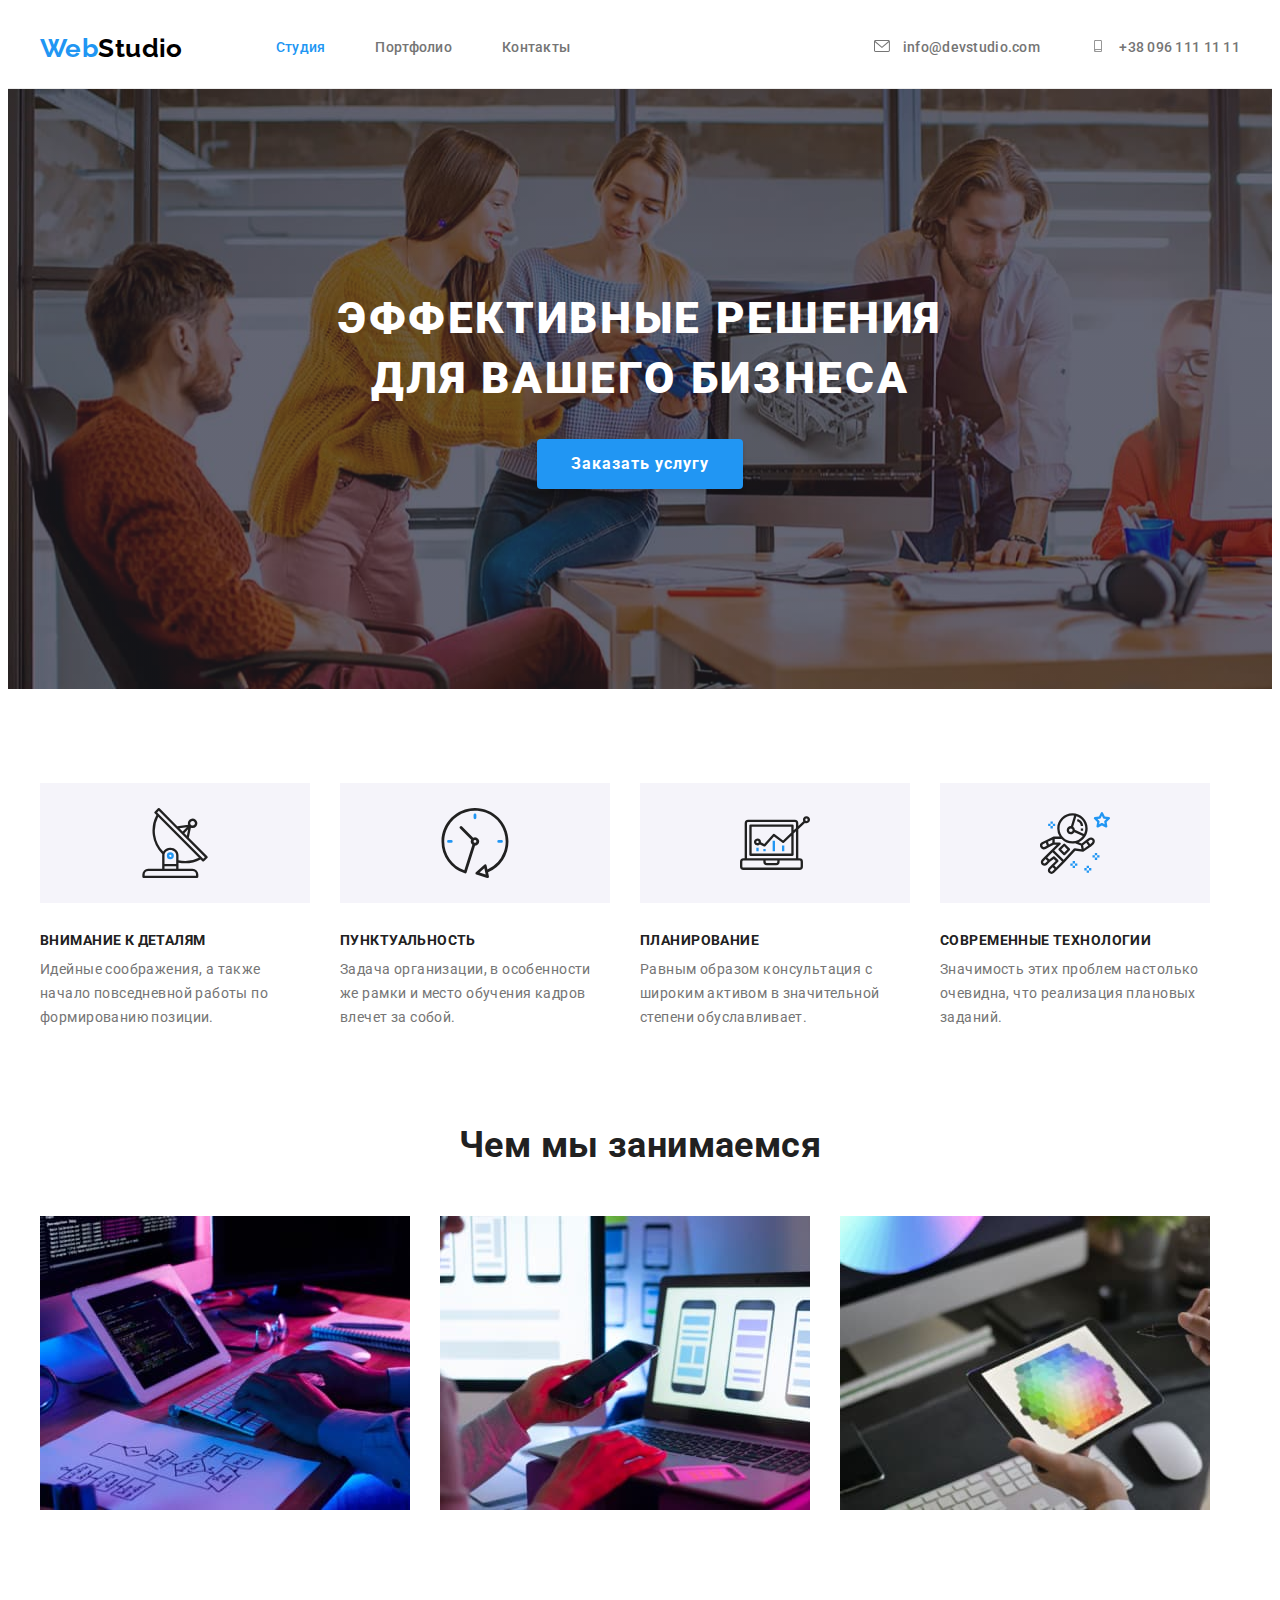
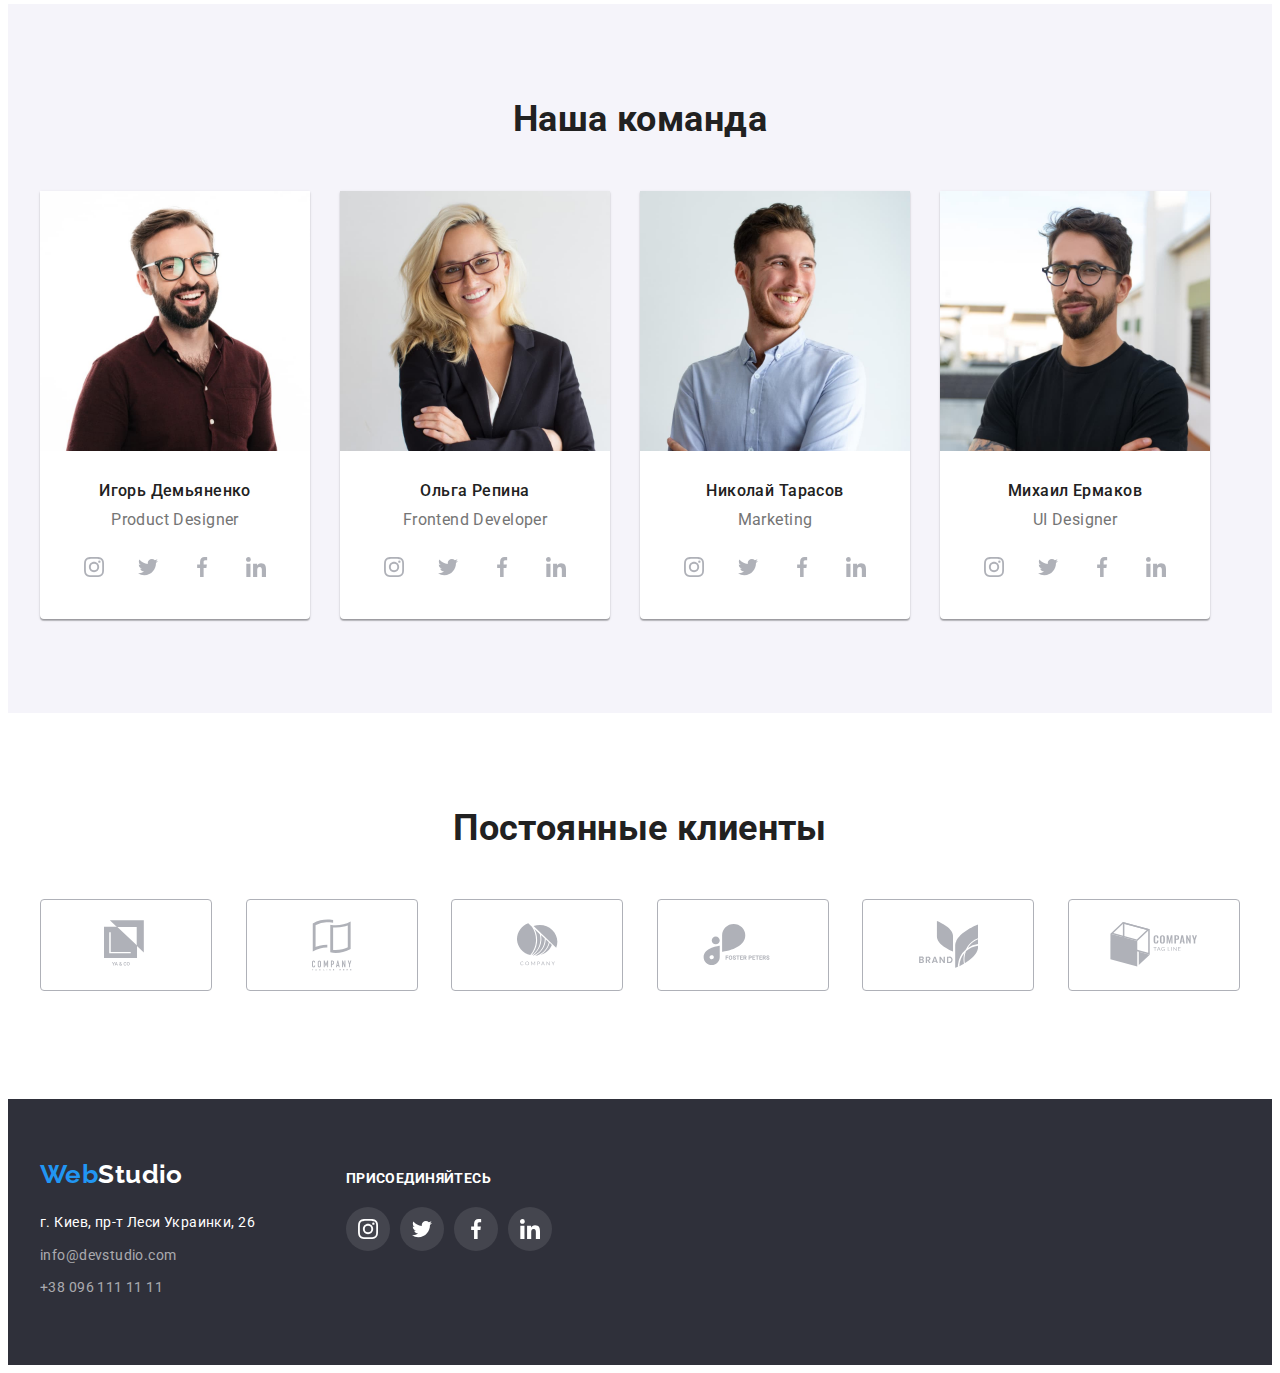
<file: index.html>
<!DOCTYPE html>
<html lang="ru">
  <head>
    <meta charset="UTF-8" />
    <meta http-equiv="X-UA-Compatible" content="IE=edge" />
    <meta name="viewport" content="width=device-width, initial-scale=1.0" />
    <link rel="preconnect" href="https://fonts.gstatic.com" />
    <link
      href="https://fonts.googleapis.com/css2?family=Raleway:wght@700&family=Roboto:wght@400;500;700;900&display=swap"
      rel="stylesheet"
    />
    <link rel="stylesheet" href="./css/styles.css" />
    <link
      rel="stylesheet"
      href="https://cdnjs.cloudflare.com/ajax/libs/modern-normalize/0.2.0/modern-normalize.min.css"
      integrity="sha512-sqIVMkf5f8XGYI/UZYGs7wODxlUeoj9JknataPfUwtvrSKWMHrMXGZ7Evb6nabFYJQG15vFFyALe6r0nWCD1Ug=="
      crossorigin="anonymous"
    />
    <title>Студия</title>
  </head>
  <body>
    <!--Header-->
    <header class="header">
      <div class="container">
        <nav class="navigation">
          <a href="./index.html" class="logo"
            ><span class="logo-web">Web</span>Studio</a
          >
          <ul class="list nav-links">
            <li class="item">
              <a href="./index.html" class="nav-link current-page">Студия</a>
            </li>
            <li class="item">
              <a href="./portfolio.html" class="nav-link">Портфолио</a>
            </li>
            <li class="item">
              <a href="#" class="nav-link">Контакты</a>
            </li>
          </ul>
        </nav>
        <ul class="list header-contacts">
          <li class="item">
            <a href="mailto:info@devstudio.com" class="header-contact">
              <svg aria-label="Электронный адрес" width="16px" height="12px">
                <use href="./images/icons.svg#envelope"></use>
              </svg>
              info@devstudio.com</a
            >
          </li>
          <li class="item">
            <a href="tel:+380961111111" class="header-contact">
              <svg aria-label="Номер телефона" width="16px" height="12px">
                <use href="./images/icons.svg#smartphone"></use>
              </svg>
              +38 096 111 11 11</a
            >
          </li>
        </ul>
      </div>
    </header>
    <main>
      <!--Hero-->
      <section class="section hero">
        <h1 class="hero-title">ЭФФЕКТИВНЫЕ РЕШЕНИЯ ДЛЯ ВАШЕГО БИЗНЕСА</h1>
        <button type="button" value="Заказать услугу" class="hero-button">
          Заказать услугу
        </button>
      </section>
      <!--feature-->
      <section class="section">
        <div class="container">
          <h2 class="visually-hidden">Наши преимущества</h2>
          <ul class="feature list">
            <li class="item">
              <div class="feature-icon">
                <svg aria-label="Иконка антенны" width="70px" height="70px">
                  <use href="./images/icons.svg#antenna"></use>
                </svg>
              </div>
              <h3 class="feature-title">Внимание к деталям</h3>
              <p>
                Идейные соображения, а также начало повседневной работы по
                формированию позиции.
              </p>
            </li>
            <li class="item">
              <div class="feature-icon">
                <svg aria-label="Иконка часов" width="70px" height="70px">
                  <use href="./images/icons.svg#clock"></use>
                </svg>
              </div>
              <h3 class="feature-title">Пунктуальность</h3>
              <p>
                Задача организации, в особенности же рамки и место обучения
                кадров влечет за собой.
              </p>
            </li>
            <li class="item">
              <div class="feature-icon">
                <svg aria-label="Иконка диаграммы" width="70px" height="70px">
                  <use href="./images/icons.svg#diagram"></use>
                </svg>
              </div>
              <h3 class="feature-title">Планирование</h3>
              <p>
                Равным образом консультация с широким активом в значительной
                степени обуславливает.
              </p>
            </li>
            <li class="item">
              <div class="feature-icon">
                <svg aria-label="Иконка астронавта" width="70px" height="70px">
                  <use href="./images/icons.svg#astronaut"></use>
                </svg>
              </div>
              <h3 class="feature-title">Современные технологии</h3>
              <p>
                Значимость этих проблем настолько очевидна, что реализация
                плановых заданий.
              </p>
            </li>
          </ul>
        </div>
      </section>
      <!--Our work-->
      <section class="section our-work">
        <div class="container">
          <h2 class="section-title">Чем мы занимаемся</h2>
          <ul class="our-work-list list">
            <li>
              <img src="./images/box1.jpg" alt="Пишем код" width="370" />
            </li>
            <li>
              <img
                src="./images/box2.jpg"
                alt="Разрабатываем мобильные приложения"
                width="370"
              />
            </li>
            <li>
              <img
                src="./images/box3.jpg"
                alt="Разрабатываем дизайн"
                width="370"
              />
            </li>
          </ul>
        </div>
      </section>
      <!--Our team-->
      <section class="section our-team">
        <div class="container">
          <h2 class="section-title">Наша команда</h2>
          <ul class="team-list list">
            <li class="item">
              <img
                src="./images/photo1.jpg"
                alt="Фото Игоря Демьяненко"
                width="270"
              />
              <div class="member-description">
                <h3 class="team-member">Игорь Демьяненко</h3>
                <p class="team-position">Product Designer</p>
              </div>
              <ul class="member-social-links">
                <li>
                  <a
                    href="#"
                    class="social-link"
                    aria-label="иконка instagram"
                  >
                    <svg class="icon" width="20px" height="20px">
                      <use href="./images/icons.svg#instagram"></use>
                    </svg>
                  </a>
                </li>
                <li>
                  <a
                    href="#"
                    class="social-link"
                    aria-label="иконка twitter"
                  >
                    <svg class="icon" width="20px" height="20px">
                      <use href="./images/icons.svg#twitter"></use>
                    </svg>
                  </a>
                </li>
                <li>
                  <a
                    href="#"
                    class="social-link"
                    aria-label="иконка facebook"
                  >
                    <svg class="icon" width="20px" height="20px">
                      <use href="./images/icons.svg#facebook"></use>
                    </svg>
                  </a>
                </li>
                <li>
                  <a
                    href="#"
                    class="social-link"
                    aria-label="иконка linkedin"
                  >
                    <svg class="icon" width="20px" height="20px">
                      <use href="./images/icons.svg#linkedin"></use>
                    </svg>
                  </a>
                </li>
              </ul>
            </li>
            <li class="item">
              <img
                src="./images/photo2.jpg"
                alt="Фото Ольги Репиной"
                width="270"
              />
              <div class="member-description">
                <h3 class="team-member">Ольга Репина</h3>
                <p class="team-position">Frontend Developer</p>
              </div>
              <ul class="member-social-links">
                <li>
                  <a
                    href="#"
                    class="social-link"
                    aria-label="иконка instagram"
                  >
                    <svg class="icon" width="20px" height="20px">
                      <use href="./images/icons.svg#instagram"></use>
                    </svg>
                  </a>
                </li>
                <li>
                  <a
                    href="#"
                    class="social-link"
                    aria-label="иконка twitter"
                  >
                    <svg class="icon" width="20px" height="20px">
                      <use href="./images/icons.svg#twitter"></use>
                    </svg>
                  </a>
                </li>
                <li>
                  <a
                    href="#"
                    class="social-link"
                    aria-label="иконка facebook"
                  >
                    <svg class="icon" width="20px" height="20px">
                      <use href="./images/icons.svg#facebook"></use>
                    </svg>
                  </a>
                </li>
                <li>
                  <a
                    href="#"
                    class="social-link"
                    aria-label="иконка linkedin"
                  >
                    <svg class="icon" width="20px" height="20px">
                      <use href="./images/icons.svg#linkedin"></use>
                    </svg>
                  </a>
                </li>
              </ul>
            </li>
            <li class="item">
              <img
                src="./images/photo3.jpg"
                alt="Фото Николая Тарасова"
                width="270"
              />
              <div class="member-description">
                <h3 class="team-member">Николай Тарасов</h3>
                <p class="team-position">Marketing</p>
              </div>
              <ul class="member-social-links">
                <li>
                  <a
                    href="#"
                    class="social-link"
                    aria-label="иконка instagram"
                  >
                    <svg class="icon" width="20px" height="20px">
                      <use href="./images/icons.svg#instagram"></use>
                    </svg>
                  </a>
                </li>
                <li>
                  <a
                    href="#"
                    class="social-link"
                    aria-label="иконка twitter"
                  >
                    <svg class="icon" width="20px" height="20px">
                      <use href="./images/icons.svg#twitter"></use>
                    </svg>
                  </a>
                </li>
                <li>
                  <a
                    href="#"
                    class="social-link"
                    aria-label="иконка facebook"
                  >
                    <svg class="icon" width="20px" height="20px">
                      <use href="./images/icons.svg#facebook"></use>
                    </svg>
                  </a>
                </li>
                <li>
                  <a
                    href="#"
                    class="social-link"
                    aria-label="иконка linkedin"
                  >
                    <svg class="icon" width="20px" height="20px">
                      <use href="./images/icons.svg#linkedin"></use>
                    </svg>
                  </a>
                </li>
              </ul>
            </li>
            <li class="item">
              <img
                src="./images/photo4.jpg"
                alt="Фото Михаила Ермакова"
                width="270"
              />
              <div class="member-description">
                <h3 class="team-member">Михаил Ермаков</h3>
                <p class="team-position">UI Designer</p>
              </div>
              <ul class="member-social-links">
                <li>
                  <a
                    href="#"
                    class="social-link"
                    aria-label="иконка instagram"
                  >
                    <svg class="icon" width="20px" height="20px">
                      <use href="./images/icons.svg#instagram"></use>
                    </svg>
                  </a>
                </li>
                <li>
                  <a
                    href="#"
                    class="social-link"
                    aria-label="иконка twitter"
                  >
                    <svg class="icon" width="20px" height="20px">
                      <use href="./images/icons.svg#twitter"></use>
                    </svg>
                  </a>
                </li>
                <li>
                  <a
                    href="#"
                    class="social-link"
                    aria-label="иконка facebook"
                  >
                    <svg class="icon" width="20px" height="20px">
                      <use href="./images/icons.svg#facebook"></use>
                    </svg>
                  </a>
                </li>
                <li>
                  <a
                    href="#"
                    class="social-link"
                    aria-label="иконка linkedin"
                  >
                    <svg class="icon" width="20px" height="20px">
                      <use href="./images/icons.svg#linkedin"></use>
                    </svg>
                  </a>
                </li>
              </ul>
            </li>
          </ul>
        </div>
      </section>
      <section class="section">
        <div class="container">
          <h2 class="section-title">Постоянные клиенты</h2>
          <ul class="regular-clients">
            <li>
              <a href="#" class="client-link">
              <svg class="icon" width="44px" height="49px">
                <use href="./images/icons.svg#logo1"></use>
              </svg></a
            </li>
            <li>
              <a href="#" class="client-link">
              <svg class="icon" width="40px" height="52px">
                <use href="./images/icons.svg#logo2"></use>
              </svg></a
            </li>
            <li>
              <a href="#" class="client-link">
              <svg class="icon" width="41px" height="43px">
                <use href="./images/icons.svg#logo3"></use>
              </svg></a
            </li>
            <li>
              <a href="#" class="client-link">
              <svg class="icon" width="80px" height="42px">
                <use href="./images/icons.svg#logo4"></use>
              </svg></a
            </li>
            <li>
              <a href="#" class="client-link">
              <svg class="icon" width="59px" height="47px">
                <use href="./images/icons.svg#logo5"></use>
              </svg></a
            </li>
            <li>
              <a href="#" class="client-link">
              <svg class="icon" width="88px" height="45px">
                <use href="./images/icons.svg#logo6"></use>
              </svg></a
            </li>
          </ul>
        </div>
      </section>
    </main>
    <!--Footer-->
    <footer class="footer">
      <div class="container">
        <div class="address-thumb">
          <a href="./index.html"" class=" logo"> <span class="logo-web">Web</span>Studio</a>
          <address class="address">
            г. Киев, пр-т Леси Украинки, 26
            <a href="mailto:info@devstudio.com" class="footer-contacts">info@devstudio.com</a>
            <a href="tel:+380961111111" class="footer-contacts">+38 096 111 11 11</a>
          </address>
        </div>
        <div class="member-social-links-thumb">
          <h2 class="footer-title">присоединяйтесь</h2>
          <ul class="footer-social-links">
            <li>
              <a href="#" class="social-link" aria-label="иконка instagram">
                <svg class="icon" width="20px" height="20px">
                  <use href="./images/icons.svg#instagram"></use>
                </svg>
              </a>
            </li>
            <li>
              <a href="#" class="social-link" aria-label="иконка twitter">
                <svg class="icon" width="20px" height="20px">
                  <use href="./images/icons.svg#twitter"></use>
                </svg>
              </a>
            </li>
            <li>
              <a href="#" class="social-link" aria-label="иконка facebook">
                <svg class="icon" width="20px" height="20px">
                  <use href="./images/icons.svg#facebook"></use>
                </svg>
              </a>
            </li>
            <li>
              <a href="#" class="social-link" aria-label="иконка linkedin">
                <svg class="icon" width="20px" height="20px">
                  <use href="./images/icons.svg#linkedin"></use>
                </svg>
              </a>
            </li>
          </ul>
        </div>
      </div>
    </footer>
  </body>
</html>
</file>
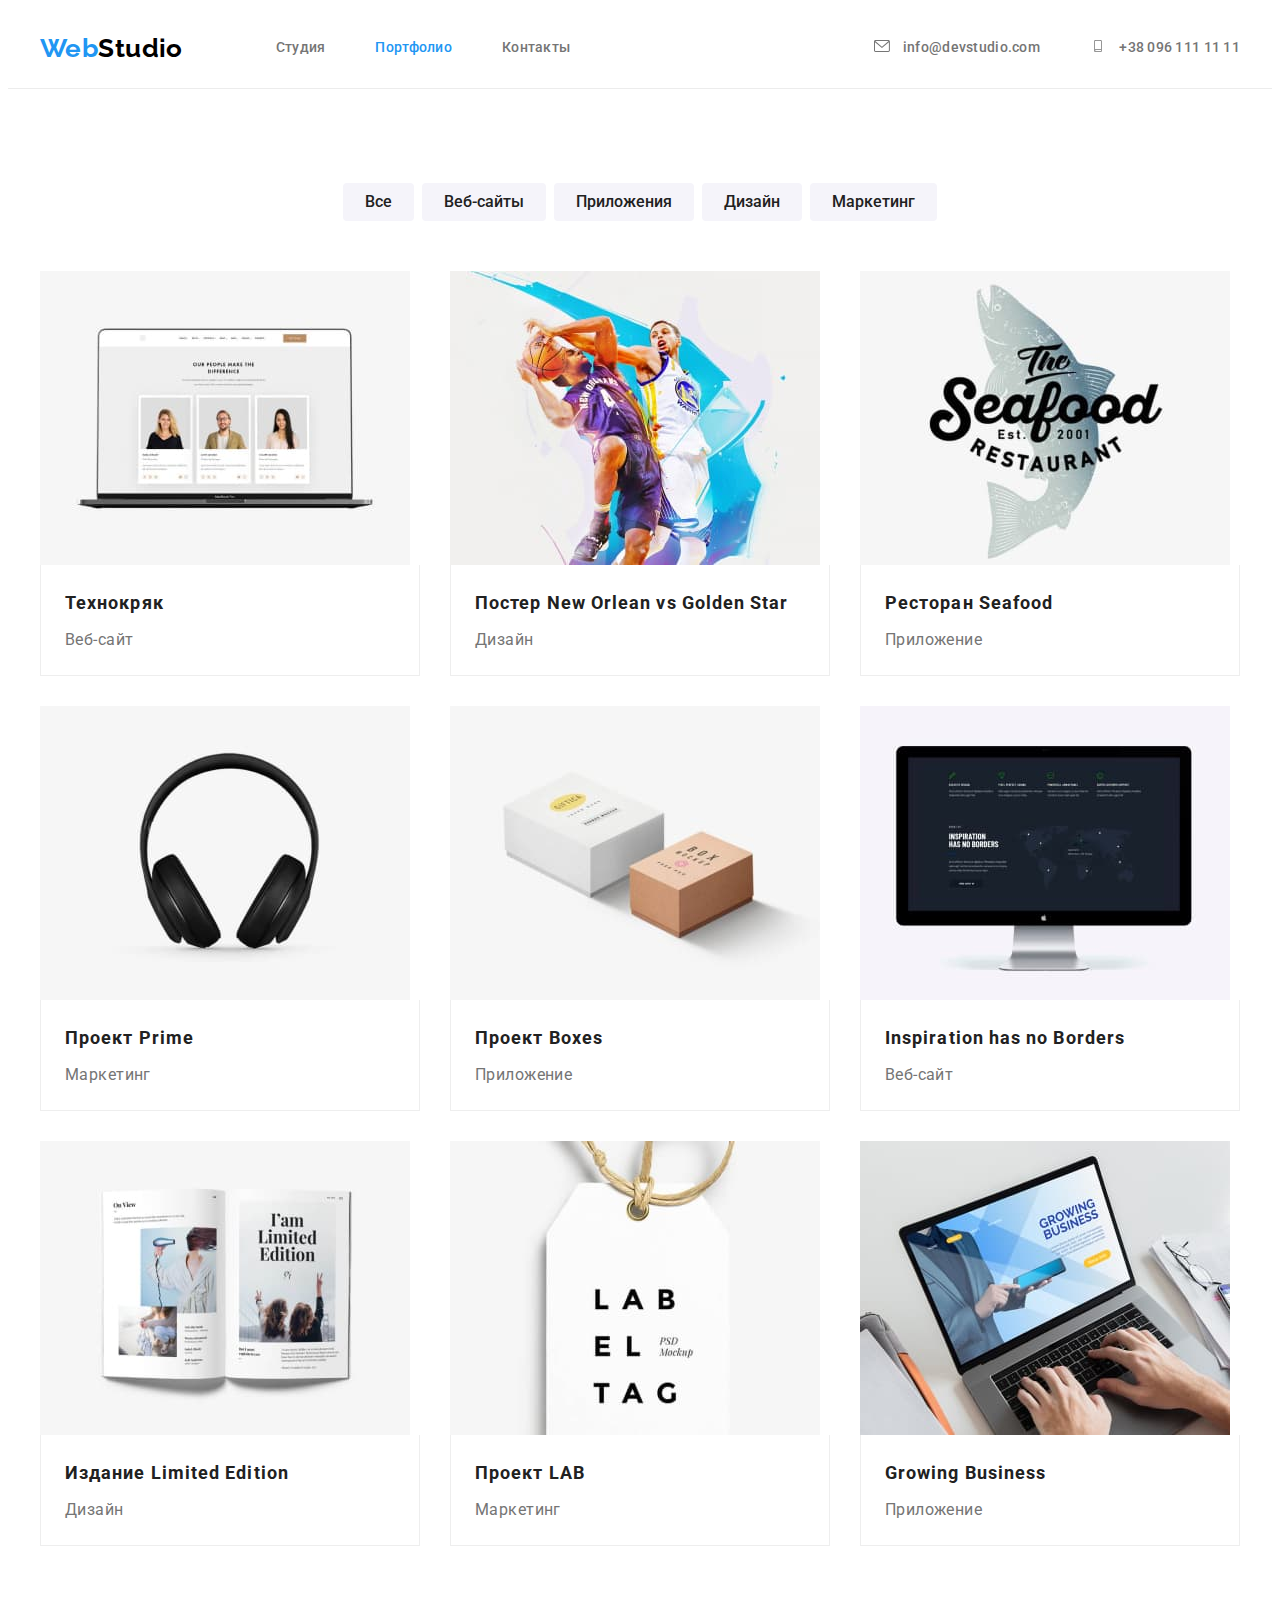
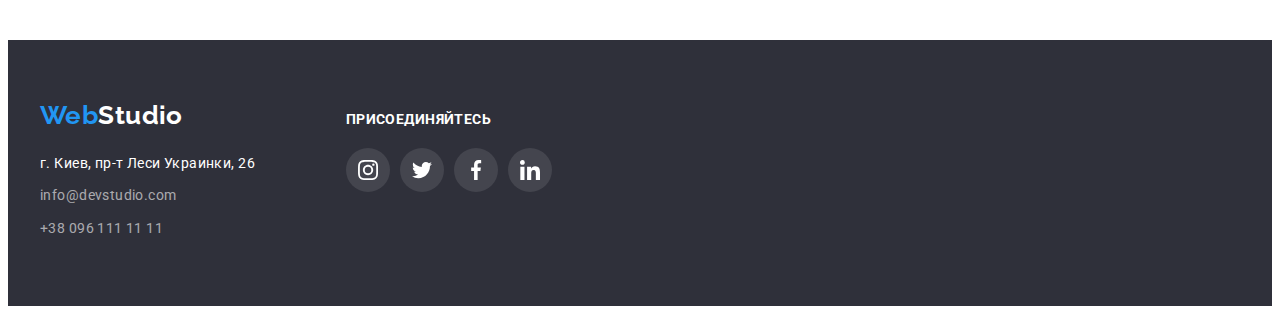
<file: portfolio.html>
<!DOCTYPE html>
<html lang="ru">
  <head>
    <meta charset="UTF-8" />
    <meta http-equiv="X-UA-Compatible" content="IE=edge" />
    <meta name="viewport" content="width=device-width, initial-scale=1.0" />
    <link rel="preconnect" href="https://fonts.gstatic.com" />
    <link
      href="https://fonts.googleapis.com/css2?family=Raleway:wght@700&family=Roboto:wght@400;500;700;900&display=swap"
      rel="stylesheet"
    />
    <link rel="stylesheet" href="./css/styles.css" />
    <link
      rel="stylesheet"
      href="https://cdnjs.cloudflare.com/ajax/libs/modern-normalize/0.2.0/modern-normalize.min.css"
      integrity="sha512-sqIVMkf5f8XGYI/UZYGs7wODxlUeoj9JknataPfUwtvrSKWMHrMXGZ7Evb6nabFYJQG15vFFyALe6r0nWCD1Ug=="
      crossorigin="anonymous"
    />
    <title>Портфолио</title>
  </head>
  <body>
    <!--Header-->
    <header class="header">
      <div class="container">
        <nav class="navigation">
          <a href="./index.html" class="logo"
            ><span class="logo-web">Web</span>Studio</a
          >
          <ul class="list nav-links">
            <li class="item">
              <a href="./index.html" class="nav-link">Студия</a>
            </li>
            <li class="item">
              <a href="./portfolio.html" class="nav-link current-page"
                >Портфолио</a
              >
            </li>
            <li class="item">
              <a href="#" class="nav-link">Контакты</a>
            </li>
          </ul>
        </nav>
        <ul class="list header-contacts">
          <li class="item">
            <a href="mailto:info@devstudio.com" class="header-contact">
              <svg aria-label="Электронный адрес" width="16px" height="12px">
                <use href="./images/icons.svg#envelope"></use>
              </svg>
              info@devstudio.com</a>
          </li>
          <li class="item">
            <a href="tel:+380961111111" class="header-contact">
              <svg aria-label="Номер телефона" width="16px" height="12px">
                <use href="./images/icons.svg#smartphone"></use>
              </svg>
              +38 096 111 11 11</a>
          </li>
        </ul>
      </div>
    </header>
    <main>
      <!-- Our portfolio -->
      <section class="section">
        <div class="container">
          <h1 class="visually-hidden">Наше портфолио</h1>
          <h2 class="visually-hidden">Work filter</h2>
          <ul class="work-filter list">
            <li class="item">
              <button type="button" class="filter-button">Все</button>
            </li>
            <li class="item">
              <button type="button" class="filter-button">Веб-сайты</button>
            </li>
            <li class="item">
              <button type="button" class="filter-button">Приложения</button>
            </li>
            <li class="item">
              <button type="button" class="filter-button">Дизайн</button>
            </li>
            <li class="item">
              <button type="button" class="filter-button">Маркетинг</button>
            </li>
          </ul>
          <h2 class="visually-hidden">Work list</h2>
          <ul class="work-list list">
            <li class="item">
              <img src="./images/portfolio/work1.jpg" alt="Ноутбук с
              изображением лендинга" width: 370px; />
              <div class="work-list-content">
                <h3 class="work-name">Технокряк</h3>
                <p class="work-type">Веб-сайт</p>
              </div>
            </li>
            <li class="item">
              <img src="./images/portfolio/work2.jpg" alt="Два баскетболиста"
              width: 370px; />
              <div class="work-list-content">
                <h3 class="work-name">Постер New Orlean vs Golden Star</h3>
                <p class="work-type">Дизайн</p>
              </div>
            </li>
            <li class="item">
              <img src="./images/portfolio/work3.jpg" alt="Логотип Seafood"
              width: 370px; />
              <div class="work-list-content">
                <h3 class="work-name">Ресторан Seafood</h3>
                <p class="work-type">Приложение</p>
              </div>
            </li>
            <li class="item">
              <img src="./images/portfolio/work4.jpg" alt="Наушники" width:
              370px; />
              <div class="work-list-content">
                <h3 class="work-name">Проект Prime</h3>
                <p class="work-type">Маркетинг</p>
              </div>
            </li>
            <li class="item">
              <img src="./images/portfolio/work5.jpg" alt="Коробки" width:
              370px; />
              <div class="work-list-content">
                <h3 class="work-name">Проект Boxes</h3>
                <p class="work-type">Приложение</p>
              </div>
            </li>
            <li class="item">
              <img src="./images/portfolio/work6.jpg" alt="Монитор" width:
              370px; />
              <div class="work-list-content">
                <h3 class="work-name">Inspiration has no Borders</h3>
                <p class="work-type">Веб-сайт</p>
              </div>
            </li>
            <li class="item">
              <img src="./images/portfolio/work7.jpg" alt="Книга" />
              <div class="work-list-content">
                <h3 class="work-name">Издание Limited Edition</h3>
                <p class="work-type">Дизайн</p>
              </div>
            </li>
            <li class="item">
              <img src="./images/portfolio/work8.jpg" alt="Бирка LAB" width:
              370px; />
              <div class="work-list-content">
                <h3 class="work-name">Проект LAB</h3>
                <p class="work-type">Маркетинг</p>
              </div>
            </li>
            <li class="item">
              <img src="./images/portfolio/work9.jpg" alt="Работа за ноутбуком"
              width: 370px; />
              <div class="work-list-content">
                <h3 class="work-name">Growing Business</h3>
                <p class="work-type">Приложение</p>
              </div>
            </li>
          </ul>
        </div>
      </section>
    </main>
    <!--Footer-->
    <footer class="footer">
      <div class="container">
        <div class="address-thumb">
          <a href="./index.html"" class=" logo"> <span class="logo-web">Web</span>Studio</a>
          <address class="address">
            г. Киев, пр-т Леси Украинки, 26
            <a href="mailto:info@devstudio.com" class="footer-contacts">info@devstudio.com</a>
            <a href="tel:+380961111111" class="footer-contacts">+38 096 111 11 11</a>
          </address>
        </div>
        <div class="member-social-links-thumb">
          <h2 class="footer-title">присоединяйтесь</h2>
          <ul class="footer-social-links">
            <li>
              <a href="#" class="social-link" aria-label="иконка instagram">
                <svg class="icon" width="20px" height="20px">
                  <use href="./images/icons.svg#instagram"></use>
                </svg>
              </a>
            </li>
            <li>
              <a href="#" class="social-link" aria-label="иконка twitter">
                <svg class="icon" width="20px" height="20px">
                  <use href="./images/icons.svg#twitter"></use>
                </svg>
              </a>
            </li>
            <li>
              <a href="#" class="social-link" aria-label="иконка facebook">
                <svg class="icon" width="20px" height="20px">
                  <use href="./images/icons.svg#facebook"></use>
                </svg>
              </a>
            </li>
            <li>
              <a href="#" class="social-link" aria-label="иконка linkedin">
                <svg class="icon" width="20px" height="20px">
                  <use href="./images/icons.svg#linkedin"></use>
                </svg>
              </a>
            </li>
          </ul>
        </div>
      </div>
    </footer>
  </body>
</html>
</file>
<file: css/styles.css>
:root {
  --text-color: #757575;
  --accent: #2196f3;
  --heading-color: #212121;
  --white-color: #ffffff;
  --black-color: #000000;
  --background-dark: #2f303a;
  --background-grey: #f5f4fa;
  --icon-color: #afb1b8;
}

body {
  font-family: "Roboto", sans-serif;
  font-style: normal;
  font-weight: normal;
  font-size: 14px;
  line-height: 1.71;
  letter-spacing: 0.03em;
  color: var(--text-color);
}

a {
  text-decoration: none;
}

li {
  list-style: none;
}

img {
  display: block;
  max-width: 100%;
  height: auto;
}

button {
  font-family: inherit;
  cursor: pointer;
  background-color: inherit;
  border: none;
}

h1,
h2,
h3,
h4,
h5,
h6,
p {
  margin-top: 0;
  margin-bottom: 0;
}

/* components */

.container {
  width: 1200px;
  padding-left: 15px;
  padding-right: 15px;
  margin-left: auto;
  margin-right: auto;
}

.list {
  list-style: none;
  padding-left: 0;
  margin: 0;
}

.logo {
  font-family: Raleway, sans-serif;
  font-style: normal;
  font-weight: bold;
  font-size: 26px;
  line-height: 1.19;
}

.logo-web {
  color: var(--accent);
}

.header .logo {
  color: var(--black-color);
}

.footer .logo {
  color: var(--white-color);
}

.section {
  padding-top: 94px;
  padding-bottom: 94px;
}

.section-title {
  margin-bottom: 50px;
  font-size: 36px;
  line-height: 1.17;
  text-align: center;
  color: var(--heading-color);
}

.visually-hidden {
  position: absolute;
  width: 1px;
  height: 1px;
  margin: -1px;
  border: 0;
  padding: 0;

  white-space: nowrap;
  clip-path: inset(100%);
  clip: rect(0 0 0 0);
  overflow: hidden;
}

/* header */

.header {
  border-bottom: 1px solid #ececec;
}

.header .container,
.navigation,
.nav-links,
.header-contacts {
  display: flex;
  align-items: center;
}

.logo {
  margin-right: 93px;
}
.nav-links .item:not(:last-child) {
  margin-right: 50px;
}

.header-contacts {
  margin-left: auto;
}

.header-contacts .item + .item {
  margin-left: 50px;
}

.nav-link,
.header-contact {
  display: block;
  padding-top: 32px;
  padding-bottom: 32px;

  font-weight: 500;
  line-height: 1.14;
  letter-spacing: 0.02em;

  color: var(--text-color);
}

.header-contact svg {
  margin-right: 10px;
  fill: currentColor;
}

.nav-link:hover,
.nav-link:focus,
.header-contact:hover,
.header-contact:focus,
.footer-contacts:hover,
.footer-contacts:focus {
  color: var(--accent);
}

.header-contact:hover svg,
.header-contact:focus svg {
  fill: var(--accent);
}

.current-page {
  color: var(--accent);
  font-weight: 500;
}

/* hero */

.hero {
  padding-top: 200px;
  padding-bottom: 200px;
  background-color: #c4c4c4;
  background-image: linear-gradient(
      to right,
      rgba(47, 48, 58, 0.4),
      rgba(47, 48, 58, 0.4)
    ),
    url(../images/main-bg.jpg);
  background-size: cover;
  background-position: absolute;
}

.hero-title {
  max-width: 696px;
  margin-left: auto;
  margin-right: auto;
  margin-top: 0;
  margin-bottom: 30px;

  font-weight: 900;
  font-size: 44px;
  line-height: 1.36;
  text-align: center;
  letter-spacing: 0.06em;
  text-transform: uppercase;
  color: var(--white-color);
}

.hero-button {
  margin-left: auto;
  margin-right: auto;
  padding: 10px 34px;

  font-weight: bold;
  font-size: 16px;
  line-height: 1.87;
  display: flex;
  align-items: center;
  text-align: center;
  letter-spacing: 0.06em;
  cursor: pointer;
  border: 0;
  color: var(--white-color);
  background-color: var(--accent);
  box-shadow: 0px 4px 4px rgba(0, 0, 0, 0.15);
  border-radius: 4px;
}

/* feature */

.feature {
  display: flex;
  margin: -15px;
}

.feature .item {
  width: 270px;
  margin: 15px;
}

.feature-title {
  margin-bottom: 10px;
  font-size: 14px;
  line-height: 1.14;
  text-transform: uppercase;
  color: var(--heading-color);
}

.feature-icon {
  height: 120px;
  margin-bottom: 30px;
  background-color: var(--background-grey);
}

.feature-icon svg {
  margin: 25px 100px;
}

/* Our work */

.our-work {
  padding-top: 0;
}

.our-work-list {
  display: flex;
  margin: -15px;
}

.our-work-list li {
  margin: 15px;
}

/* Our team */

.our-team {
  background-color: var(--background-grey);
}

.member-description {
  padding: 30px 30px 16px 30px;
}

.team-list {
  display: flex;
  margin: -15px;
}

.team-list .item {
  max-width: 270px;
  margin: 15px;
  background-color: var(--white-color);
  box-shadow: 0px 1px 3px rgba(0, 0, 0, 0.12), 0px 1px 1px rgba(0, 0, 0, 0.14),
    0px 2px 1px rgba(0, 0, 0, 0.2);
  border-radius: 0px 0px 4px 4px;
}

.team-member {
  margin-bottom: 10px;
  font-weight: 500;
  font-size: 16px;
  line-height: 1.19;
  text-align: center;
  color: var(--heading-color);
}

.team-position {
  font-size: 16px;
  line-height: 1.19;
  text-align: center;
}

.member-social-links {
  width: 206px;
  margin: 0 32px 30px 32px;
  padding: 0;
  display: flex;
  justify-content: space-between;
}

.social-link {
  display: flex;
  justify-content: center;
  align-items: center;
  width: 44px;
  height: 44px;
  border-radius: 50%;
}

.member-social-links .icon {
  fill: var(--icon-color);
}

.member-social-links .social-link:hover .icon,
.member-social-links .social-link:focus .icon {
  fill: var(--white-color);
}

.member-social-links .social-link:hover,
.member-social-links .social-link:focus {
  background-color: var(--accent);
}

/* Regular clients */

.regular-clients {
  display: flex;
  justify-content: space-between;
  padding: 0;
}

.client-link {
  display: flex;
  justify-content: center;
  align-items: center;
  width: 170px;
  height: 90px;
  border: 1px solid var(--icon-color);
  border-radius: 4px;
}

.regular-clients .icon {
  fill: var(--icon-color);
}

.client-link:hover,
.client-link:focus {
  border-color: var(--accent);
}

.client-link:hover .icon,
.client-link:focus .icon {
  fill: var(--accent);
}

/* Footer */

.footer {
  padding-top: 60px;
  padding-bottom: 60px;
  background-color: var(--background-dark);
}

.footer .logo {
  color: var(--white-color);
}

.address {
  margin-top: 20px;

  font-style: normal;
  color: var(--white-color);
}

.footer-contacts {
  display: block;
  margin-top: 9px;

  color: rgba(255, 255, 255, 0.6);
}

.footer .container {
  display: flex;
}

.member-social-links-thumb {
  margin-top: 12px;
  margin-left: 70px;
  margin-bottom: 40px;
}

.footer-title {
  margin-bottom: 20px;
  font-weight: bold;
  font-size: 14px;
  line-height: 1.14;
  text-transform: uppercase;
  color: var(--white-color);
}

.footer-social-links {
  width: 206px;
  padding: 0;
  display: flex;
  justify-content: space-between;
}

.footer-social-links .social-link {
  background-color: rgba(255, 255, 255, 0.1);
}

.footer-social-links .icon {
  fill: var(--white-color);
}

.footer-social-links .social-link:hover .icon,
.footer-social-links .social-link:focus .icon {
  fill: var(--white-color);
}

.footer-social-links .social-link:hover,
.footer-social-links .social-link:focus {
  background-color: var(--accent);
}

/* Work filter */

.work-filter {
  display: flex;
  justify-content: center;
  margin-bottom: 50px;
}

.work-filter .item + .item {
  margin-left: 8px;
}

.filter-button {
  padding: 6px 22px;
  font-weight: 500;
  font-size: 16px;
  line-height: 1.62;
  text-align: center;
  cursor: pointer;
  border: 0;
  border-radius: 4px;
  color: var(--heading-color);
  background-color: var(--background-grey);
}

.filter-button:hover,
.filter-button:focus {
  color: var(--white-color);
  background-color: var(--accent);
  box-shadow: 0px 3px 1px rgba(0, 0, 0, 0.1), 0px 1px 2px rgba(0, 0, 0, 0.08),
    0px 2px 2px rgba(0, 0, 0, 0.12);
}

/* Work list */

.work-list {
  display: flex;
  flex-wrap: wrap;
  margin: -15px;
}

.work-list .item {
  margin: 15px;
  flex-basis: calc(100% / 3 - 30px);
  box-sizing: border-box;
}

.work-list-content {
  padding: 20px 24px;
  border: 1px solid #eeeeee;
  border-top: none;
}

.work-name {
  margin-bottom: 4px;
  font-size: 18px;
  line-height: 2;
  letter-spacing: 0.06em;
  color: var(--heading-color);
}

.work-type {
  margin-bottom: 0;
  font-size: 16px;
  line-height: 1.87;
}
</file>
